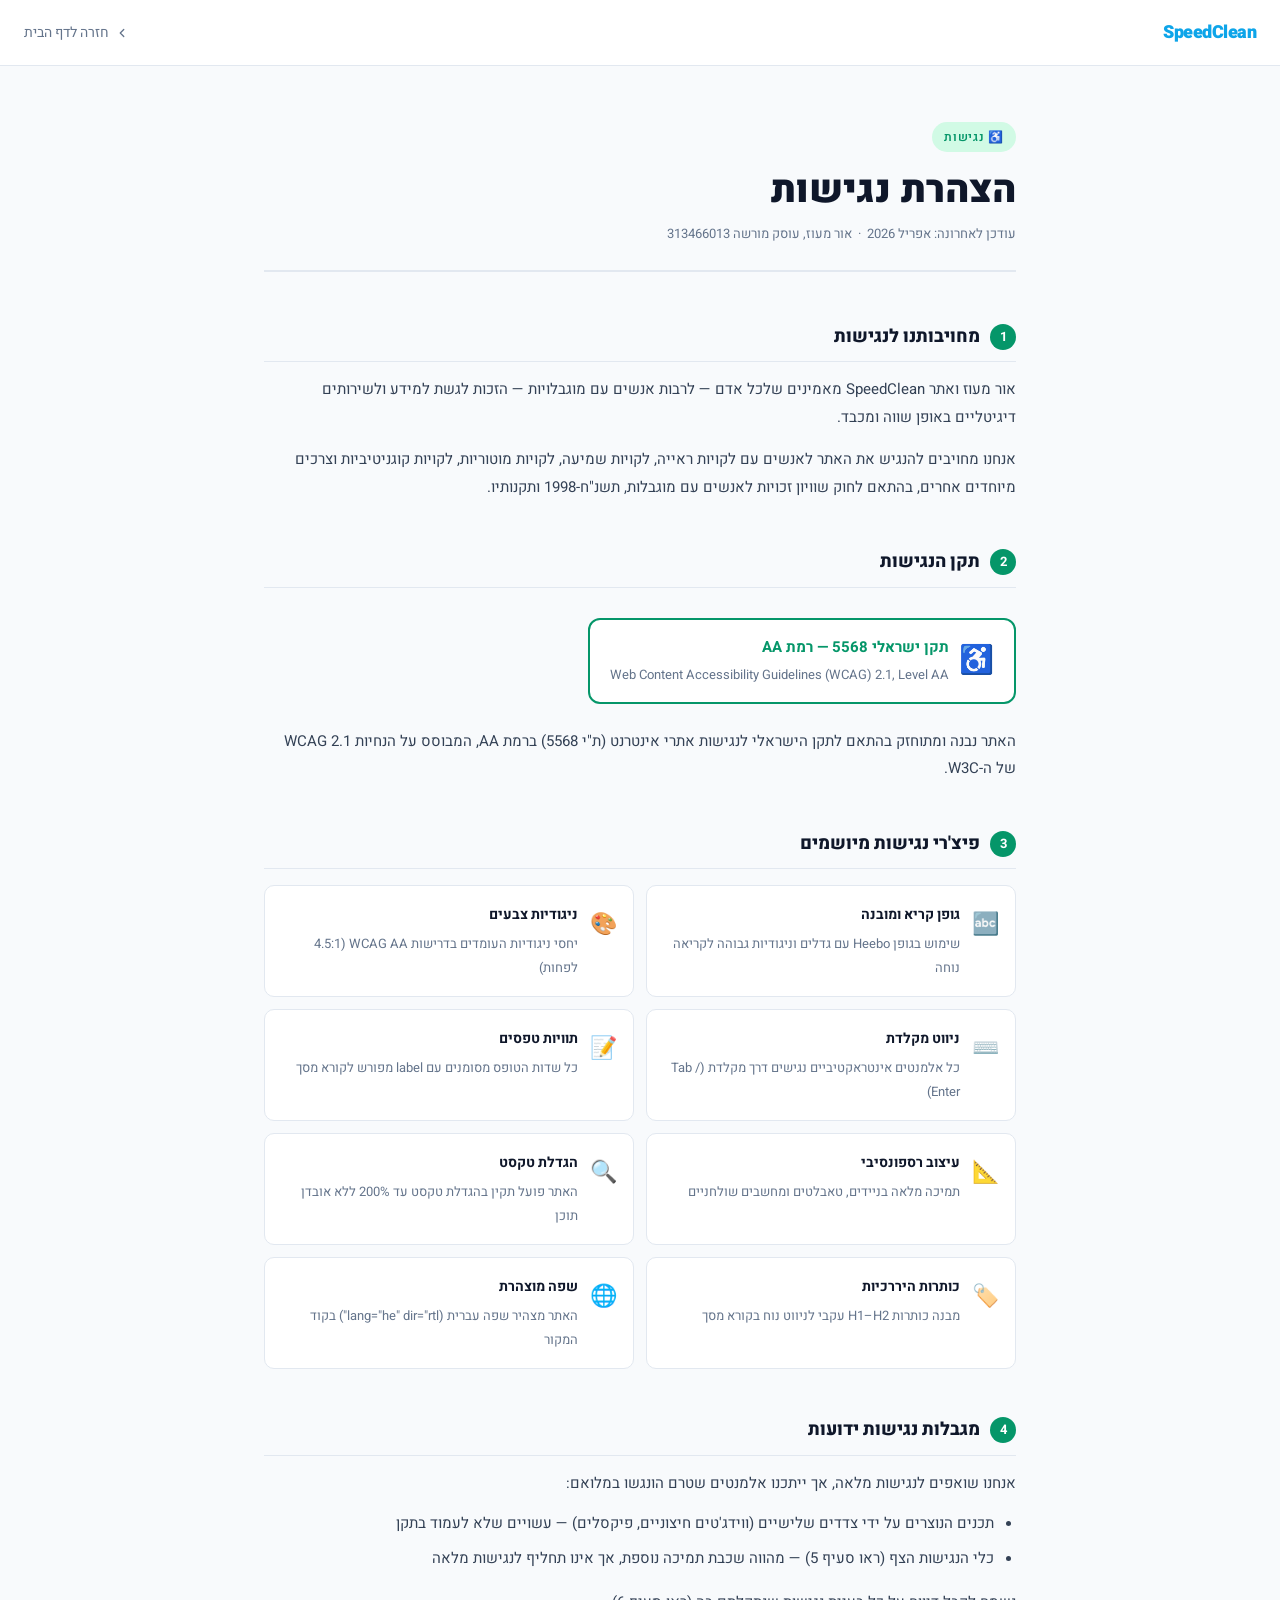
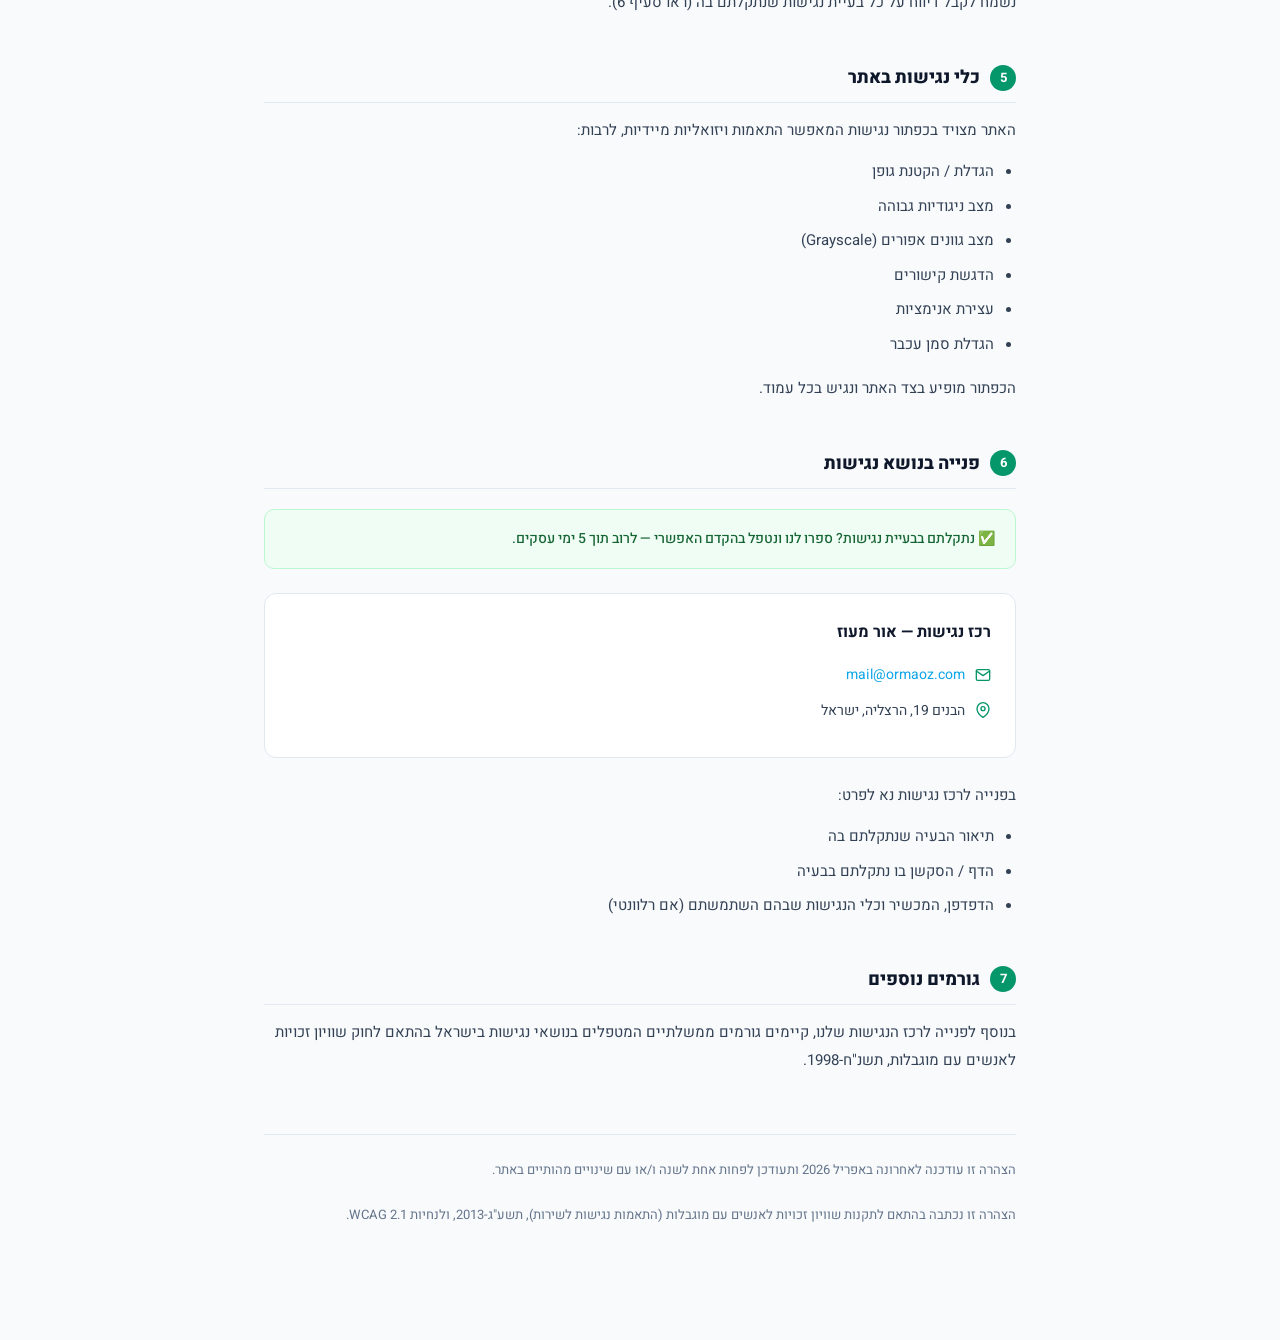
<file: funnel/funnel-01/accessibility.html>
<!DOCTYPE html>
<html lang="he" dir="rtl">
<head>
  <meta charset="UTF-8" />
  <meta name="viewport" content="width=device-width, initial-scale=1.0" />
  <title>הצהרת נגישות | ספיד קלין</title>
  <meta name="robots" content="noindex" />
  <link rel="preconnect" href="https://fonts.googleapis.com" />
  <link rel="preconnect" href="https://fonts.gstatic.com" crossorigin />
  <link href="https://fonts.googleapis.com/css2?family=Heebo:wght@300;400;500;700;900&display=swap" rel="stylesheet" />
  <style>
    *, *::before, *::after { box-sizing: border-box; margin: 0; padding: 0; }
    :root { --text: #0F172A; --muted: #64748B; --accent: #0EA5E9; --border: #E2E8F0; --bg: #F8FAFC; --surface: #fff; }
    body { font-family: 'Heebo', sans-serif; font-size: 16px; line-height: 1.85; color: var(--text); background: var(--bg); }
    a { color: var(--accent); text-decoration: none; }
    a:hover { text-decoration: underline; }
    .topbar { background: var(--surface); border-bottom: 1px solid var(--border); padding: 16px 24px; display: flex; align-items: center; justify-content: space-between; position: sticky; top: 0; z-index: 10; }
    .logo { font-size: 18px; font-weight: 900; letter-spacing: -.5px; }
    .logo .s { color: var(--accent); }
    .back { font-size: 14px; color: var(--muted); display: flex; align-items: center; gap: 6px; }
    .back:hover { color: var(--accent); }
    .wrap { max-width: 800px; margin: 0 auto; padding: 56px 24px 100px; }
    .doc-tag { display: inline-block; font-size: 12px; font-weight: 600; letter-spacing: .06em; color: #059669; background: #d1fae5; padding: 4px 12px; border-radius: 100px; margin-bottom: 16px; }
    h1 { font-size: clamp(26px, 4vw, 38px); font-weight: 900; margin-bottom: 8px; line-height: 1.2; }
    .meta { font-size: 13px; color: var(--muted); margin-bottom: 48px; padding-bottom: 24px; border-bottom: 2px solid var(--border); }
    h2 { font-size: 18px; font-weight: 800; margin: 44px 0 14px; color: var(--text); padding-bottom: 8px; border-bottom: 1px solid var(--border); display: flex; align-items: center; gap: 10px; }
    .sec-num { display: inline-flex; align-items: center; justify-content: center; min-width: 26px; height: 26px; background: #059669; color: #fff; border-radius: 50%; font-size: 13px; font-weight: 700; flex-shrink: 0; }
    p { font-size: 15px; color: #334155; margin-bottom: 14px; }
    ul { margin: 10px 0 18px 0; padding-right: 22px; }
    li { font-size: 15px; color: #334155; margin-bottom: 9px; line-height: 1.7; }
    .standard-badge { display: inline-flex; align-items: center; gap: 10px; background: var(--surface); border: 2px solid #059669; border-radius: 12px; padding: 14px 20px; margin: 16px 0 24px; }
    .standard-badge .badge-icon { font-size: 28px; }
    .standard-badge-text h4 { font-size: 15px; font-weight: 700; color: #059669; margin-bottom: 2px; }
    .standard-badge-text p { font-size: 13px; color: var(--muted); margin: 0; }
    .features-grid { display: grid; grid-template-columns: 1fr 1fr; gap: 12px; margin: 16px 0 24px; }
    .feature-card { background: var(--surface); border: 1px solid var(--border); border-radius: 10px; padding: 16px; display: flex; gap: 12px; align-items: flex-start; }
    .feature-icon { font-size: 22px; flex-shrink: 0; margin-top: 2px; }
    .feature-card h4 { font-size: 14px; font-weight: 700; margin-bottom: 4px; }
    .feature-card p { font-size: 13px; color: var(--muted); margin: 0; }
    .callout-green { background: #f0fdf4; border: 1px solid #bbf7d0; border-radius: 10px; padding: 16px 20px; margin: 20px 0; }
    .callout-green p { color: #166534; font-size: 14px; font-weight: 500; margin: 0 0 6px; }
    .callout-green p:last-child { margin: 0; }
    .contact-box { background: var(--surface); border: 1px solid var(--border); border-radius: 12px; padding: 24px; margin: 24px 0; }
    .contact-box h4 { font-size: 16px; font-weight: 700; margin-bottom: 14px; }
    .contact-row { display: flex; align-items: center; gap: 10px; font-size: 14px; color: #334155; margin-bottom: 10px; }
    .footer-note { margin-top: 60px; padding-top: 24px; border-top: 1px solid var(--border); font-size: 13px; color: var(--muted); line-height: 1.7; }
    @media (max-width: 600px) { .features-grid { grid-template-columns: 1fr; } }
  </style>
</head>
<body>

  <div class="topbar">
    <a href="/" class="logo"><span class="s">Speed</span>Clean</a>
    <a href="/" class="back">
      <svg width="14" height="14" viewBox="0 0 24 24" fill="none" stroke="currentColor" stroke-width="2.2" stroke-linecap="round" stroke-linejoin="round"><polyline points="15 18 9 12 15 6"/></svg>
      חזרה לדף הבית
    </a>
  </div>

  <div class="wrap">
    <span class="doc-tag">♿ נגישות</span>
    <h1>הצהרת נגישות</h1>
    <p class="meta">
      עודכן לאחרונה: אפריל 2026 &nbsp;·&nbsp;
      אור מעוז, עוסק מורשה 313466013
    </p>

    <!-- 1 -->
    <h2><span class="sec-num">1</span> מחויבותנו לנגישות</h2>
    <p>אור מעוז ואתר SpeedClean מאמינים שלכל אדם — לרבות אנשים עם מוגבלויות — הזכות לגשת למידע ולשירותים דיגיטליים באופן שווה ומכבד.</p>
    <p>אנחנו מחויבים להנגיש את האתר לאנשים עם לקויות ראייה, לקויות שמיעה, לקויות מוטוריות, לקויות קוגניטיביות וצרכים מיוחדים אחרים, בהתאם לחוק שוויון זכויות לאנשים עם מוגבלות, תשנ"ח-1998 ותקנותיו.</p>

    <!-- 2 -->
    <h2><span class="sec-num">2</span> תקן הנגישות</h2>
    <div class="standard-badge">
      <div class="badge-icon">♿</div>
      <div class="standard-badge-text">
        <h4>תקן ישראלי 5568 — רמת AA</h4>
        <p>Web Content Accessibility Guidelines (WCAG) 2.1, Level AA</p>
      </div>
    </div>
    <p>האתר נבנה ומתוחזק בהתאם לתקן הישראלי לנגישות אתרי אינטרנט (ת"י 5568) ברמת AA, המבוסס על הנחיות WCAG 2.1 של ה-W3C.</p>

    <!-- 3 -->
    <h2><span class="sec-num">3</span> פיצ'רי נגישות מיושמים</h2>
    <div class="features-grid">
      <div class="feature-card">
        <div class="feature-icon">🔤</div>
        <div>
          <h4>גופן קריא ומובנה</h4>
          <p>שימוש בגופן Heebo עם גדלים וניגודיות גבוהה לקריאה נוחה</p>
        </div>
      </div>
      <div class="feature-card">
        <div class="feature-icon">🎨</div>
        <div>
          <h4>ניגודיות צבעים</h4>
          <p>יחסי ניגודיות העומדים בדרישות WCAG AA (4.5:1 לפחות)</p>
        </div>
      </div>
      <div class="feature-card">
        <div class="feature-icon">⌨️</div>
        <div>
          <h4>ניווט מקלדת</h4>
          <p>כל אלמנטים אינטראקטיביים נגישים דרך מקלדת (Tab / Enter)</p>
        </div>
      </div>
      <div class="feature-card">
        <div class="feature-icon">📝</div>
        <div>
          <h4>תוויות טפסים</h4>
          <p>כל שדות הטופס מסומנים עם label מפורש לקורא מסך</p>
        </div>
      </div>
      <div class="feature-card">
        <div class="feature-icon">📐</div>
        <div>
          <h4>עיצוב רספונסיבי</h4>
          <p>תמיכה מלאה בניידים, טאבלטים ומחשבים שולחניים</p>
        </div>
      </div>
      <div class="feature-card">
        <div class="feature-icon">🔍</div>
        <div>
          <h4>הגדלת טקסט</h4>
          <p>האתר פועל תקין בהגדלת טקסט עד 200% ללא אובדן תוכן</p>
        </div>
      </div>
      <div class="feature-card">
        <div class="feature-icon">🏷️</div>
        <div>
          <h4>כותרות היררכיות</h4>
          <p>מבנה כותרות H1–H2 עקבי לניווט נוח בקורא מסך</p>
        </div>
      </div>
      <div class="feature-card">
        <div class="feature-icon">🌐</div>
        <div>
          <h4>שפה מוצהרת</h4>
          <p>האתר מצהיר שפה עברית (lang="he" dir="rtl") בקוד המקור</p>
        </div>
      </div>
    </div>

    <!-- 4 -->
    <h2><span class="sec-num">4</span> מגבלות נגישות ידועות</h2>
    <p>אנחנו שואפים לנגישות מלאה, אך ייתכנו אלמנטים שטרם הונגשו במלואם:</p>
    <ul>
      <li>תכנים הנוצרים על ידי צדדים שלישיים (ווידג'טים חיצוניים, פיקסלים) — עשויים שלא לעמוד בתקן</li>
      <li>כלי הנגישות הצף (ראו סעיף 5) — מהווה שכבת תמיכה נוספת, אך אינו תחליף לנגישות מלאה</li>
    </ul>
    <p>נשמח לקבל דיווח על כל בעיית נגישות שנתקלתם בה (ראו סעיף 6).</p>

    <!-- 5 -->
    <h2><span class="sec-num">5</span> כלי נגישות באתר</h2>
    <p>האתר מצויד בכפתור נגישות המאפשר התאמות ויזואליות מיידיות, לרבות:</p>
    <ul>
      <li>הגדלת / הקטנת גופן</li>
      <li>מצב ניגודיות גבוהה</li>
      <li>מצב גוונים אפורים (Grayscale)</li>
      <li>הדגשת קישורים</li>
      <li>עצירת אנימציות</li>
      <li>הגדלת סמן עכבר</li>
    </ul>
    <p>הכפתור מופיע בצד האתר ונגיש בכל עמוד.</p>

    <!-- 6 -->
    <h2><span class="sec-num">6</span> פנייה בנושא נגישות</h2>
    <div class="callout-green">
      <p>✅ נתקלתם בבעיית נגישות? ספרו לנו ונטפל בהקדם האפשרי — לרוב תוך 5 ימי עסקים.</p>
    </div>
    <div class="contact-box">
      <h4>רכז נגישות — אור מעוז</h4>
      <div class="contact-row">
        <svg width="16" height="16" viewBox="0 0 24 24" fill="none" stroke="#059669" stroke-width="2" stroke-linecap="round" stroke-linejoin="round"><path d="M4 4h16c1.1 0 2 .9 2 2v12c0 1.1-.9 2-2 2H4c-1.1 0-2-.9-2-2V6c0-1.1.9-2 2-2z"/><polyline points="22,6 12,13 2,6"/></svg>
        <a href="mailto:mail@ormaoz.com">mail@ormaoz.com</a>
      </div>
      <div class="contact-row">
        <svg width="16" height="16" viewBox="0 0 24 24" fill="none" stroke="#059669" stroke-width="2" stroke-linecap="round" stroke-linejoin="round"><path d="M21 10c0 7-9 13-9 13s-9-6-9-13a9 9 0 0118 0z"/><circle cx="12" cy="10" r="3"/></svg>
        הבנים 19, הרצליה, ישראל
      </div>
    </div>
    <p>בפנייה לרכז נגישות נא לפרט:</p>
    <ul>
      <li>תיאור הבעיה שנתקלתם בה</li>
      <li>הדף / הסקשן בו נתקלתם בבעיה</li>
      <li>הדפדפן, המכשיר וכלי הנגישות שבהם השתמשתם (אם רלוונטי)</li>
    </ul>

    <!-- 7 -->
    <h2><span class="sec-num">7</span> גורמים נוספים</h2>
    <p>בנוסף לפנייה לרכז הנגישות שלנו, קיימים גורמים ממשלתיים המטפלים בנושאי נגישות בישראל בהתאם לחוק שוויון זכויות לאנשים עם מוגבלות, תשנ"ח-1998.</p>

    <p class="footer-note">
      הצהרה זו עודכנה לאחרונה באפריל 2026 ותעודכן לפחות אחת לשנה ו/או עם שינויים מהותיים באתר.<br/><br/>
      הצהרה זו נכתבה בהתאם לתקנות שוויון זכויות לאנשים עם מוגבלות (התאמות נגישות לשירות), תשע"ג-2013, ולנחיות WCAG 2.1.
    </p>
  </div>
</body>
</html>
</file>
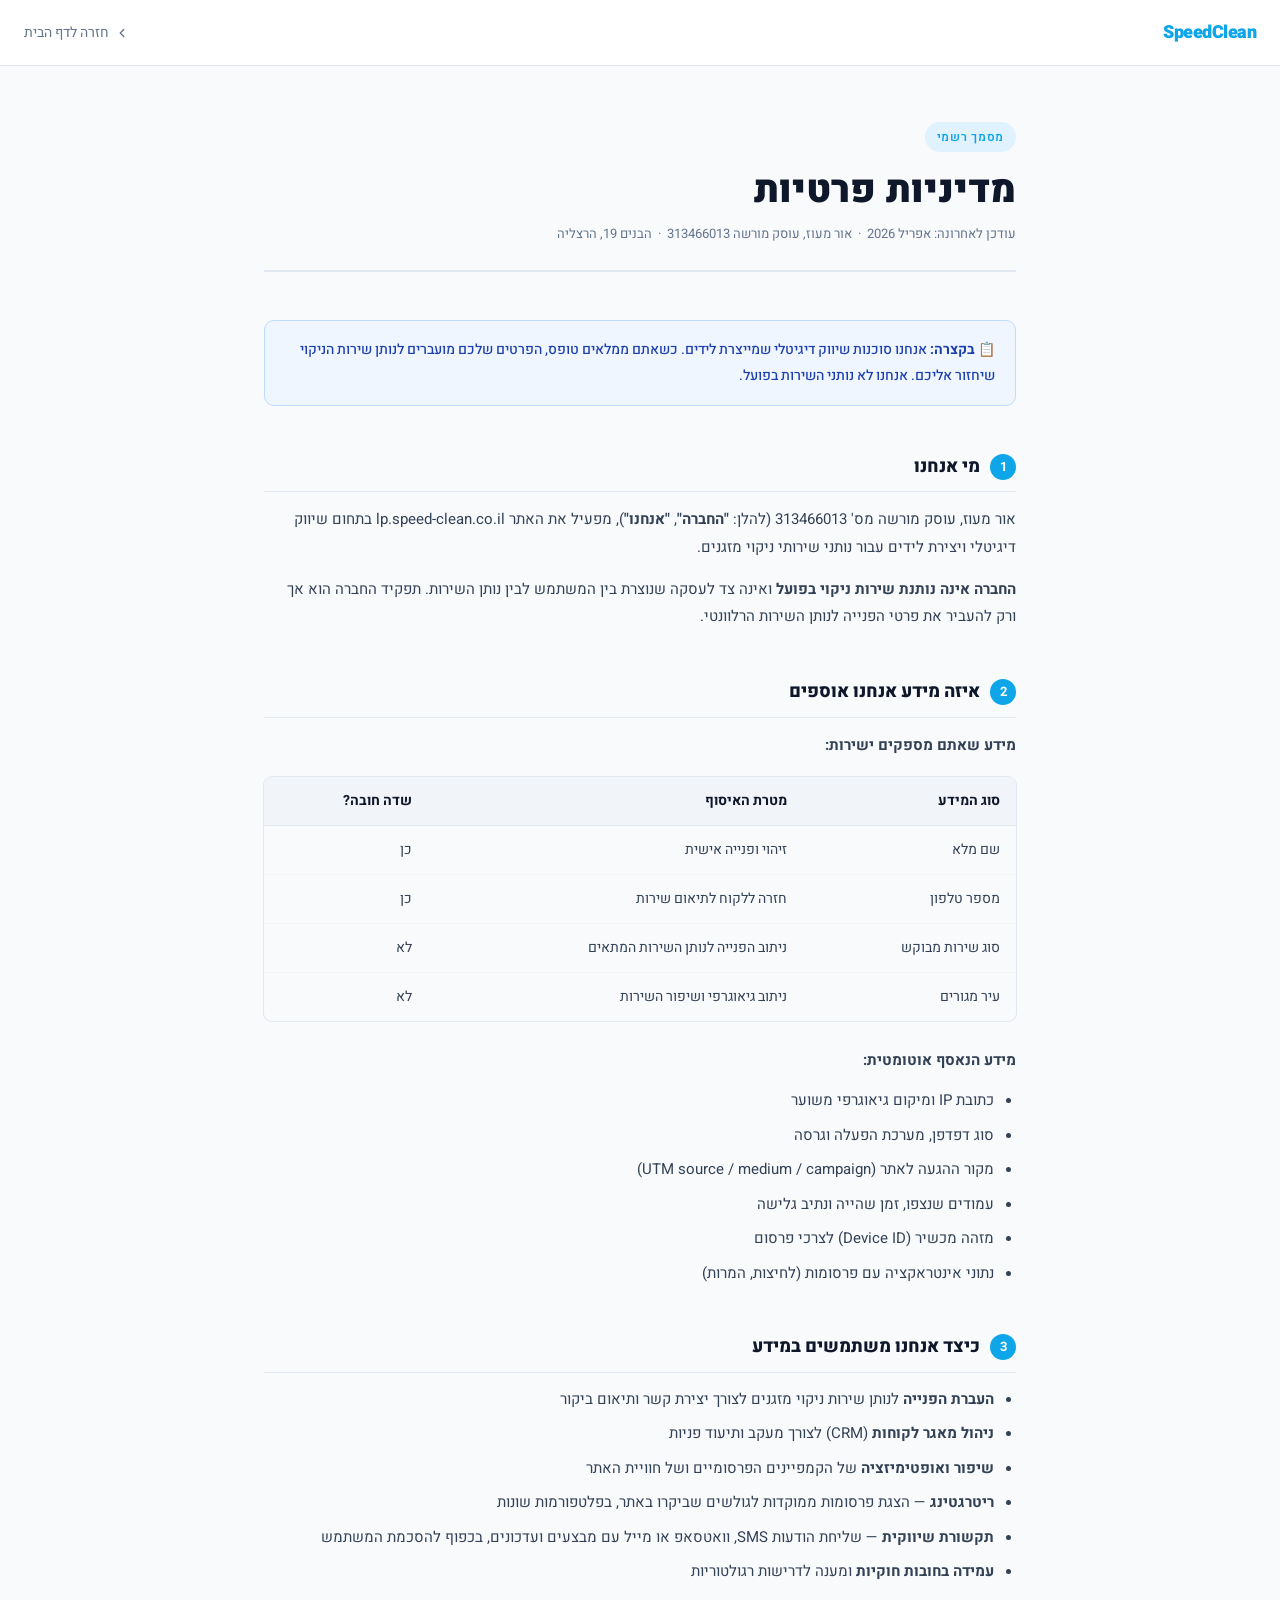
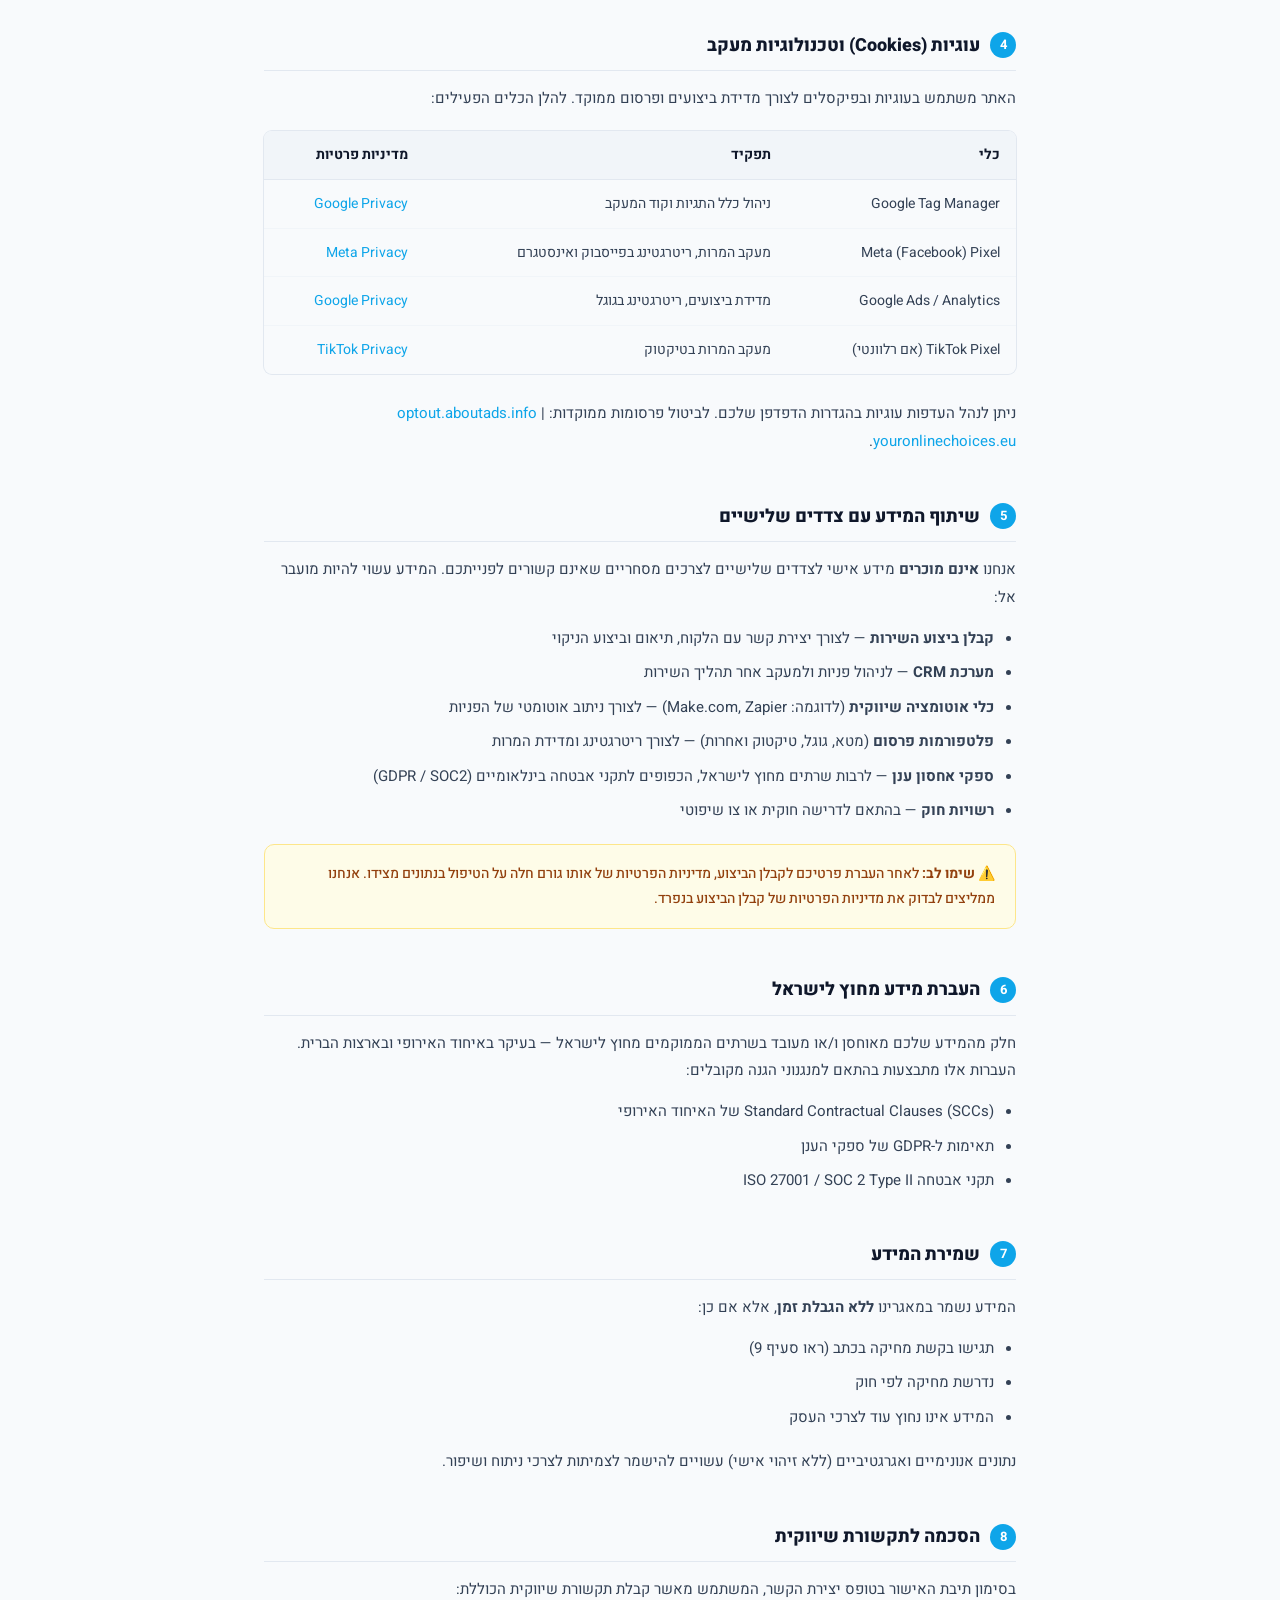
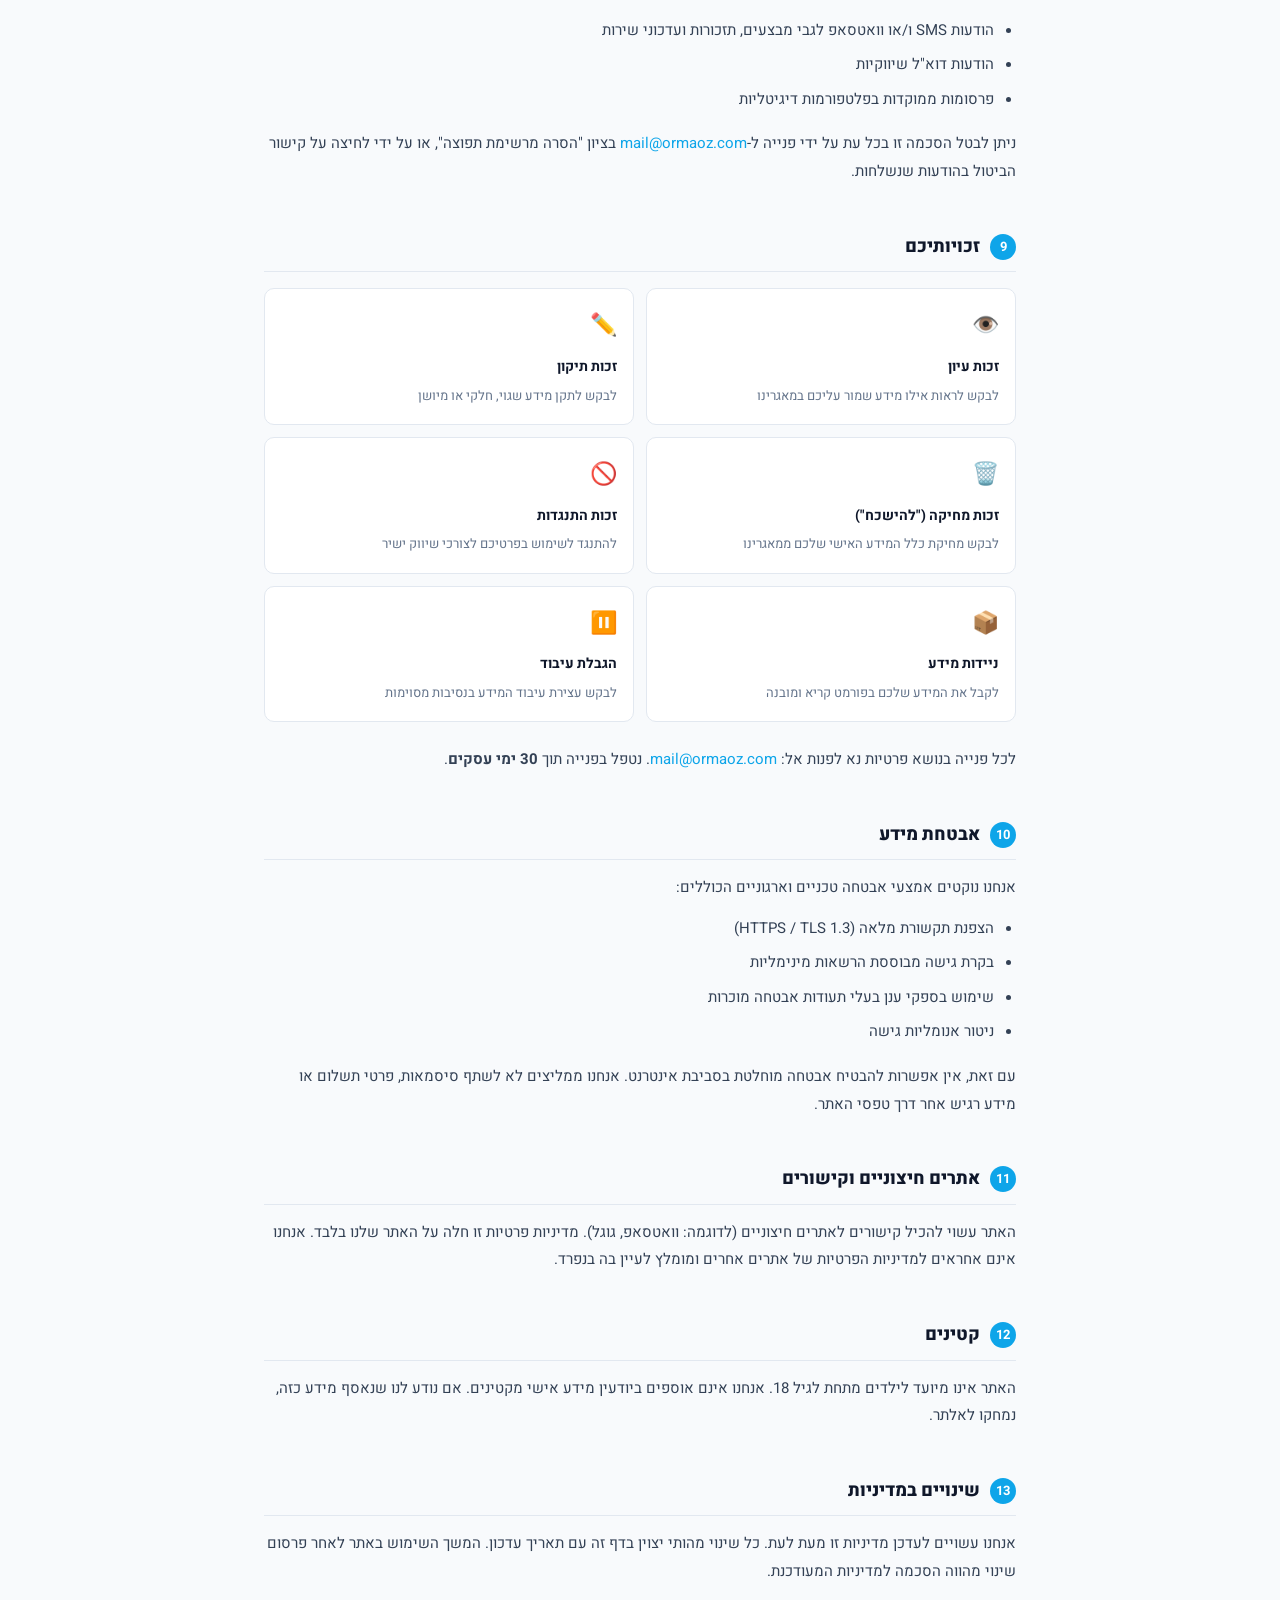
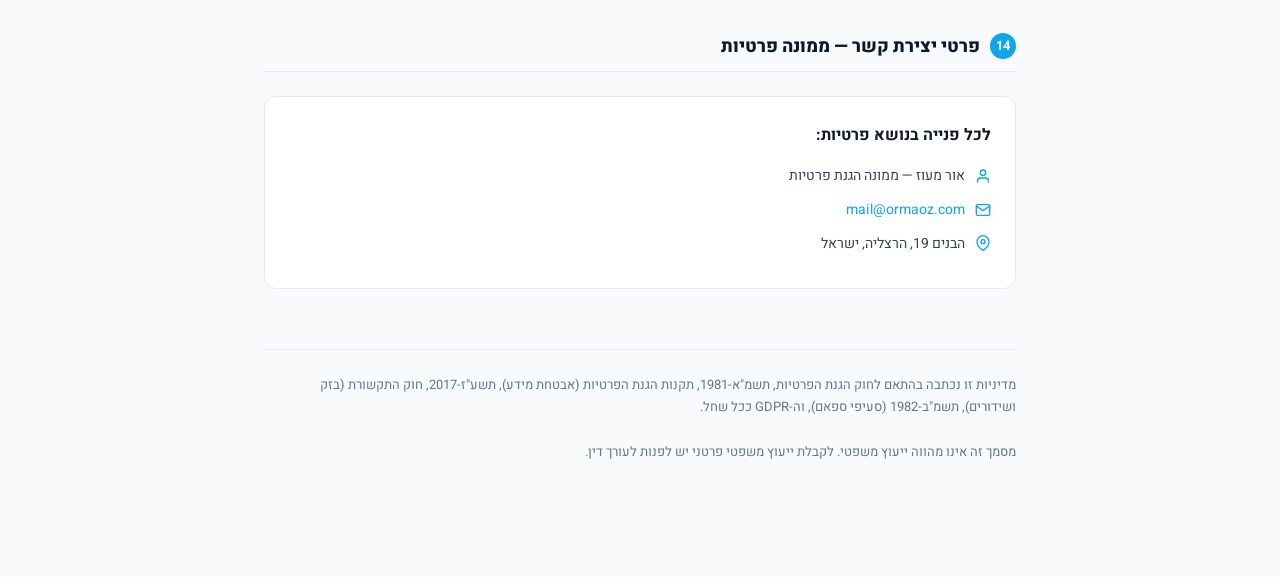
<file: funnel/funnel-01/privacy.html>
<!DOCTYPE html>
<html lang="he" dir="rtl">
<head>
  <meta charset="UTF-8" />
  <meta name="viewport" content="width=device-width, initial-scale=1.0" />
  <title>מדיניות פרטיות | ספיד קלין</title>
  <meta name="robots" content="noindex" />
  <link rel="preconnect" href="https://fonts.googleapis.com" />
  <link rel="preconnect" href="https://fonts.gstatic.com" crossorigin />
  <link href="https://fonts.googleapis.com/css2?family=Heebo:wght@300;400;500;700;900&display=swap" rel="stylesheet" />
  <style>
    *, *::before, *::after { box-sizing: border-box; margin: 0; padding: 0; }
    :root { --text: #0F172A; --muted: #64748B; --accent: #0EA5E9; --border: #E2E8F0; --bg: #F8FAFC; --surface: #fff; }
    body { font-family: 'Heebo', sans-serif; font-size: 16px; line-height: 1.85; color: var(--text); background: var(--bg); }
    a { color: var(--accent); text-decoration: none; }
    a:hover { text-decoration: underline; }
    .topbar { background: var(--surface); border-bottom: 1px solid var(--border); padding: 16px 24px; display: flex; align-items: center; justify-content: space-between; position: sticky; top: 0; z-index: 10; }
    .logo { font-size: 18px; font-weight: 900; letter-spacing: -.5px; }
    .logo .s { color: var(--accent); }
    .back { font-size: 14px; color: var(--muted); display: flex; align-items: center; gap: 6px; }
    .back:hover { color: var(--accent); }
    .wrap { max-width: 800px; margin: 0 auto; padding: 56px 24px 100px; }
    .doc-tag { display: inline-block; font-size: 12px; font-weight: 600; letter-spacing: .06em; color: var(--accent); background: #e0f2fe; padding: 4px 12px; border-radius: 100px; margin-bottom: 16px; }
    h1 { font-size: clamp(26px, 4vw, 38px); font-weight: 900; margin-bottom: 8px; line-height: 1.2; }
    .meta { font-size: 13px; color: var(--muted); margin-bottom: 48px; padding-bottom: 24px; border-bottom: 2px solid var(--border); }
    h2 { font-size: 18px; font-weight: 800; margin: 44px 0 14px; color: var(--text); padding-bottom: 8px; border-bottom: 1px solid var(--border); display: flex; align-items: center; gap: 10px; }
    .sec-num { display: inline-flex; align-items: center; justify-content: center; min-width: 26px; height: 26px; background: var(--accent); color: #fff; border-radius: 50%; font-size: 13px; font-weight: 700; flex-shrink: 0; }
    p { font-size: 15px; color: #334155; margin-bottom: 14px; }
    ul, ol { margin: 10px 0 18px 0; padding-right: 22px; }
    li { font-size: 15px; color: #334155; margin-bottom: 9px; line-height: 1.7; }
    table { width: 100%; border-collapse: collapse; margin: 18px 0 26px; font-size: 14px; border-radius: 8px; overflow: hidden; box-shadow: 0 0 0 1px var(--border); }
    th { background: #f1f5f9; text-align: right; padding: 11px 16px; font-weight: 700; color: #0f172a; border-bottom: 1px solid var(--border); }
    td { padding: 11px 16px; border-bottom: 1px solid #f1f5f9; color: #334155; vertical-align: top; }
    tr:last-child td { border-bottom: none; }
    .callout { border-radius: 10px; padding: 16px 20px; margin: 20px 0; }
    .callout-blue { background: #eff6ff; border: 1px solid #bfdbfe; }
    .callout-yellow { background: #fefce8; border: 1px solid #fde68a; }
    .callout-green { background: #f0fdf4; border: 1px solid #bbf7d0; }
    .callout-red { background: #fff1f2; border: 1px solid #fecdd3; }
    .callout p { margin: 0 0 6px; font-size: 14px; font-weight: 500; }
    .callout p:last-child { margin: 0; }
    .callout-blue p { color: #1e40af; }
    .callout-yellow p { color: #92400e; }
    .callout-green p { color: #166534; }
    .callout-red p { color: #9f1239; }
    .rights-grid { display: grid; grid-template-columns: 1fr 1fr; gap: 12px; margin: 16px 0 24px; }
    .right-card { background: var(--surface); border: 1px solid var(--border); border-radius: 10px; padding: 16px; }
    .right-card .right-icon { font-size: 22px; margin-bottom: 8px; }
    .right-card h4 { font-size: 14px; font-weight: 700; margin-bottom: 4px; }
    .right-card p { font-size: 13px; color: var(--muted); margin: 0; }
    .contact-box { background: var(--surface); border: 1px solid var(--border); border-radius: 12px; padding: 24px; margin: 24px 0; }
    .contact-box h4 { font-size: 16px; font-weight: 700; margin-bottom: 12px; }
    .contact-row { display: flex; align-items: center; gap: 10px; font-size: 14px; color: #334155; margin-bottom: 8px; }
    .footer-note { margin-top: 60px; padding-top: 24px; border-top: 1px solid var(--border); font-size: 13px; color: var(--muted); line-height: 1.7; }
    @media (max-width: 600px) { .rights-grid { grid-template-columns: 1fr; } }
  </style>
</head>
<body>

  <div class="topbar">
    <a href="/" class="logo"><span class="s">Speed</span>Clean</a>
    <a href="/" class="back">
      <svg width="14" height="14" viewBox="0 0 24 24" fill="none" stroke="currentColor" stroke-width="2.2" stroke-linecap="round" stroke-linejoin="round"><polyline points="15 18 9 12 15 6"/></svg>
      חזרה לדף הבית
    </a>
  </div>

  <div class="wrap">
    <span class="doc-tag">מסמך רשמי</span>
    <h1>מדיניות פרטיות</h1>
    <p class="meta">
      עודכן לאחרונה: אפריל 2026 &nbsp;·&nbsp;
      אור מעוז, עוסק מורשה 313466013 &nbsp;·&nbsp;
      הבנים 19, הרצליה
    </p>

    <div class="callout callout-blue">
      <p>📋 <strong>בקצרה:</strong> אנחנו סוכנות שיווק דיגיטלי שמייצרת לידים. כשאתם ממלאים טופס, הפרטים שלכם מועברים לנותן שירות הניקוי שיחזור אליכם. אנחנו לא נותני השירות בפועל.</p>
    </div>

    <!-- 1 -->
    <h2><span class="sec-num">1</span> מי אנחנו</h2>
    <p>אור מעוז, עוסק מורשה מס' 313466013 (להלן: <strong>"החברה"</strong>, <strong>"אנחנו"</strong>), מפעיל את האתר lp.speed-clean.co.il בתחום שיווק דיגיטלי ויצירת לידים עבור נותני שירותי ניקוי מזגנים.</p>
    <p><strong>החברה אינה נותנת שירות ניקוי בפועל</strong> ואינה צד לעסקה שנוצרת בין המשתמש לבין נותן השירות. תפקיד החברה הוא אך ורק להעביר את פרטי הפנייה לנותן השירות הרלוונטי.</p>

    <!-- 2 -->
    <h2><span class="sec-num">2</span> איזה מידע אנחנו אוספים</h2>
    <p><strong>מידע שאתם מספקים ישירות:</strong></p>
    <table>
      <tr><th>סוג המידע</th><th>מטרת האיסוף</th><th>שדה חובה?</th></tr>
      <tr><td>שם מלא</td><td>זיהוי ופנייה אישית</td><td>כן</td></tr>
      <tr><td>מספר טלפון</td><td>חזרה ללקוח לתיאום שירות</td><td>כן</td></tr>
      <tr><td>סוג שירות מבוקש</td><td>ניתוב הפנייה לנותן השירות המתאים</td><td>לא</td></tr>
      <tr><td>עיר מגורים</td><td>ניתוב גיאוגרפי ושיפור השירות</td><td>לא</td></tr>
    </table>

    <p><strong>מידע הנאסף אוטומטית:</strong></p>
    <ul>
      <li>כתובת IP ומיקום גיאוגרפי משוער</li>
      <li>סוג דפדפן, מערכת הפעלה וגרסה</li>
      <li>מקור ההגעה לאתר (UTM source / medium / campaign)</li>
      <li>עמודים שנצפו, זמן שהייה ונתיב גלישה</li>
      <li>מזהה מכשיר (Device ID) לצרכי פרסום</li>
      <li>נתוני אינטראקציה עם פרסומות (לחיצות, המרות)</li>
    </ul>

    <!-- 3 -->
    <h2><span class="sec-num">3</span> כיצד אנחנו משתמשים במידע</h2>
    <ul>
      <li><strong>העברת הפנייה</strong> לנותן שירות ניקוי מזגנים לצורך יצירת קשר ותיאום ביקור</li>
      <li><strong>ניהול מאגר לקוחות</strong> (CRM) לצורך מעקב ותיעוד פניות</li>
      <li><strong>שיפור ואופטימיזציה</strong> של הקמפיינים הפרסומיים ושל חוויית האתר</li>
      <li><strong>ריטרגטינג</strong> — הצגת פרסומות ממוקדות לגולשים שביקרו באתר, בפלטפורמות שונות</li>
      <li><strong>תקשורת שיווקית</strong> — שליחת הודעות SMS, וואטסאפ או מייל עם מבצעים ועדכונים, בכפוף להסכמת המשתמש</li>
      <li><strong>עמידה בחובות חוקיות</strong> ומענה לדרישות רגולטוריות</li>
    </ul>

    <!-- 4 -->
    <h2><span class="sec-num">4</span> עוגיות (Cookies) וטכנולוגיות מעקב</h2>
    <p>האתר משתמש בעוגיות ובפיקסלים לצורך מדידת ביצועים ופרסום ממוקד. להלן הכלים הפעילים:</p>
    <table>
      <tr><th>כלי</th><th>תפקיד</th><th>מדיניות פרטיות</th></tr>
      <tr><td>Google Tag Manager</td><td>ניהול כלל התגיות וקוד המעקב</td><td><a href="https://policies.google.com/privacy" target="_blank" rel="noopener">Google Privacy</a></td></tr>
      <tr><td>Meta (Facebook) Pixel</td><td>מעקב המרות, ריטרגטינג בפייסבוק ואינסטגרם</td><td><a href="https://www.facebook.com/privacy/policy" target="_blank" rel="noopener">Meta Privacy</a></td></tr>
      <tr><td>Google Ads / Analytics</td><td>מדידת ביצועים, ריטרגטינג בגוגל</td><td><a href="https://policies.google.com/privacy" target="_blank" rel="noopener">Google Privacy</a></td></tr>
      <tr><td>TikTok Pixel (אם רלוונטי)</td><td>מעקב המרות בטיקטוק</td><td><a href="https://www.tiktok.com/legal/page/row/privacy-policy" target="_blank" rel="noopener">TikTok Privacy</a></td></tr>
    </table>
    <p>ניתן לנהל העדפות עוגיות בהגדרות הדפדפן שלכם. לביטול פרסומות ממוקדות: <a href="https://optout.aboutads.info" target="_blank" rel="noopener">optout.aboutads.info</a> | <a href="https://www.youronlinechoices.eu" target="_blank" rel="noopener">youronlinechoices.eu</a>.</p>

    <!-- 5 -->
    <h2><span class="sec-num">5</span> שיתוף המידע עם צדדים שלישיים</h2>
    <p>אנחנו <strong>אינם מוכרים</strong> מידע אישי לצדדים שלישיים לצרכים מסחריים שאינם קשורים לפנייתכם. המידע עשוי להיות מועבר אל:</p>
    <ul>
      <li><strong>קבלן ביצוע השירות</strong> — לצורך יצירת קשר עם הלקוח, תיאום וביצוע הניקוי</li>
      <li><strong>מערכת CRM</strong> — לניהול פניות ולמעקב אחר תהליך השירות</li>
      <li><strong>כלי אוטומציה שיווקית</strong> (לדוגמה: Make.com, Zapier) — לצורך ניתוב אוטומטי של הפניות</li>
      <li><strong>פלטפורמות פרסום</strong> (מטא, גוגל, טיקטוק ואחרות) — לצורך ריטרגטינג ומדידת המרות</li>
      <li><strong>ספקי אחסון ענן</strong> — לרבות שרתים מחוץ לישראל, הכפופים לתקני אבטחה בינלאומיים (GDPR / SOC2)</li>
      <li><strong>רשויות חוק</strong> — בהתאם לדרישה חוקית או צו שיפוטי</li>
    </ul>
    <div class="callout callout-yellow">
      <p>⚠️ <strong>שימו לב:</strong> לאחר העברת פרטיכם לקבלן הביצוע, מדיניות הפרטיות של אותו גורם חלה על הטיפול בנתונים מצידו. אנחנו ממליצים לבדוק את מדיניות הפרטיות של קבלן הביצוע בנפרד.</p>
    </div>

    <!-- 6 -->
    <h2><span class="sec-num">6</span> העברת מידע מחוץ לישראל</h2>
    <p>חלק מהמידע שלכם מאוחסן ו/או מעובד בשרתים הממוקמים מחוץ לישראל — בעיקר באיחוד האירופי ובארצות הברית. העברות אלו מתבצעות בהתאם למנגנוני הגנה מקובלים:</p>
    <ul>
      <li>Standard Contractual Clauses (SCCs) של האיחוד האירופי</li>
      <li>תאימות ל-GDPR של ספקי הענן</li>
      <li>תקני אבטחה ISO 27001 / SOC 2 Type II</li>
    </ul>

    <!-- 7 -->
    <h2><span class="sec-num">7</span> שמירת המידע</h2>
    <p>המידע נשמר במאגרינו <strong>ללא הגבלת זמן</strong>, אלא אם כן:</p>
    <ul>
      <li>תגישו בקשת מחיקה בכתב (ראו סעיף 9)</li>
      <li>נדרשת מחיקה לפי חוק</li>
      <li>המידע אינו נחוץ עוד לצרכי העסק</li>
    </ul>
    <p>נתונים אנונימיים ואגרגטיביים (ללא זיהוי אישי) עשויים להישמר לצמיתות לצרכי ניתוח ושיפור.</p>

    <!-- 8 -->
    <h2><span class="sec-num">8</span> הסכמה לתקשורת שיווקית</h2>
    <p>בסימון תיבת האישור בטופס יצירת הקשר, המשתמש מאשר קבלת תקשורת שיווקית הכוללת:</p>
    <ul>
      <li>הודעות SMS ו/או וואטסאפ לגבי מבצעים, תזכורות ועדכוני שירות</li>
      <li>הודעות דוא"ל שיווקיות</li>
      <li>פרסומות ממוקדות בפלטפורמות דיגיטליות</li>
    </ul>
    <p>ניתן לבטל הסכמה זו בכל עת על ידי פנייה ל-<a href="mailto:mail@ormaoz.com">mail@ormaoz.com</a> בציון "הסרה מרשימת תפוצה", או על ידי לחיצה על קישור הביטול בהודעות שנשלחות.</p>

    <!-- 9 -->
    <h2><span class="sec-num">9</span> זכויותיכם</h2>
    <div class="rights-grid">
      <div class="right-card">
        <div class="right-icon">👁️</div>
        <h4>זכות עיון</h4>
        <p>לבקש לראות אילו מידע שמור עליכם במאגרינו</p>
      </div>
      <div class="right-card">
        <div class="right-icon">✏️</div>
        <h4>זכות תיקון</h4>
        <p>לבקש לתקן מידע שגוי, חלקי או מיושן</p>
      </div>
      <div class="right-card">
        <div class="right-icon">🗑️</div>
        <h4>זכות מחיקה ("להישכח")</h4>
        <p>לבקש מחיקת כלל המידע האישי שלכם ממאגרינו</p>
      </div>
      <div class="right-card">
        <div class="right-icon">🚫</div>
        <h4>זכות התנגדות</h4>
        <p>להתנגד לשימוש בפרטיכם לצורכי שיווק ישיר</p>
      </div>
      <div class="right-card">
        <div class="right-icon">📦</div>
        <h4>ניידות מידע</h4>
        <p>לקבל את המידע שלכם בפורמט קריא ומובנה</p>
      </div>
      <div class="right-card">
        <div class="right-icon">⏸️</div>
        <h4>הגבלת עיבוד</h4>
        <p>לבקש עצירת עיבוד המידע בנסיבות מסוימות</p>
      </div>
    </div>
    <p>לכל פנייה בנושא פרטיות נא לפנות אל: <a href="mailto:mail@ormaoz.com">mail@ormaoz.com</a>. נטפל בפנייה תוך <strong>30 ימי עסקים</strong>.</p>

    <!-- 10 -->
    <h2><span class="sec-num">10</span> אבטחת מידע</h2>
    <p>אנחנו נוקטים אמצעי אבטחה טכניים וארגוניים הכוללים:</p>
    <ul>
      <li>הצפנת תקשורת מלאה (HTTPS / TLS 1.3)</li>
      <li>בקרת גישה מבוססת הרשאות מינימליות</li>
      <li>שימוש בספקי ענן בעלי תעודות אבטחה מוכרות</li>
      <li>ניטור אנומליות גישה</li>
    </ul>
    <p>עם זאת, אין אפשרות להבטיח אבטחה מוחלטת בסביבת אינטרנט. אנחנו ממליצים לא לשתף סיסמאות, פרטי תשלום או מידע רגיש אחר דרך טפסי האתר.</p>

    <!-- 11 -->
    <h2><span class="sec-num">11</span> אתרים חיצוניים וקישורים</h2>
    <p>האתר עשוי להכיל קישורים לאתרים חיצוניים (לדוגמה: וואטסאפ, גוגל). מדיניות פרטיות זו חלה על האתר שלנו בלבד. אנחנו אינם אחראים למדיניות הפרטיות של אתרים אחרים ומומלץ לעיין בה בנפרד.</p>

    <!-- 12 -->
    <h2><span class="sec-num">12</span> קטינים</h2>
    <p>האתר אינו מיועד לילדים מתחת לגיל 18. אנחנו אינם אוספים ביודעין מידע אישי מקטינים. אם נודע לנו שנאסף מידע כזה, נמחקו לאלתר.</p>

    <!-- 13 -->
    <h2><span class="sec-num">13</span> שינויים במדיניות</h2>
    <p>אנחנו עשויים לעדכן מדיניות זו מעת לעת. כל שינוי מהותי יצוין בדף זה עם תאריך עדכון. המשך השימוש באתר לאחר פרסום שינוי מהווה הסכמה למדיניות המעודכנת.</p>

    <!-- 14 -->
    <h2><span class="sec-num">14</span> פרטי יצירת קשר — ממונה פרטיות</h2>
    <div class="contact-box">
      <h4>לכל פנייה בנושא פרטיות:</h4>
      <div class="contact-row">
        <svg width="16" height="16" viewBox="0 0 24 24" fill="none" stroke="#0EA5E9" stroke-width="2" stroke-linecap="round" stroke-linejoin="round"><path d="M20 21v-2a4 4 0 00-4-4H8a4 4 0 00-4 4v2"/><circle cx="12" cy="7" r="4"/></svg>
        אור מעוז — ממונה הגנת פרטיות
      </div>
      <div class="contact-row">
        <svg width="16" height="16" viewBox="0 0 24 24" fill="none" stroke="#0EA5E9" stroke-width="2" stroke-linecap="round" stroke-linejoin="round"><path d="M4 4h16c1.1 0 2 .9 2 2v12c0 1.1-.9 2-2 2H4c-1.1 0-2-.9-2-2V6c0-1.1.9-2 2-2z"/><polyline points="22,6 12,13 2,6"/></svg>
        <a href="mailto:mail@ormaoz.com">mail@ormaoz.com</a>
      </div>
      <div class="contact-row">
        <svg width="16" height="16" viewBox="0 0 24 24" fill="none" stroke="#0EA5E9" stroke-width="2" stroke-linecap="round" stroke-linejoin="round"><path d="M21 10c0 7-9 13-9 13s-9-6-9-13a9 9 0 0118 0z"/><circle cx="12" cy="10" r="3"/></svg>
        הבנים 19, הרצליה, ישראל
      </div>
    </div>

    <p class="footer-note">
      מדיניות זו נכתבה בהתאם לחוק הגנת הפרטיות, תשמ"א-1981, תקנות הגנת הפרטיות (אבטחת מידע), תשע"ז-2017, חוק התקשורת (בזק ושידורים), תשמ"ב-1982 (סעיפי ספאם), וה-GDPR ככל שחל.
      <br/><br/>
      מסמך זה אינו מהווה ייעוץ משפטי. לקבלת ייעוץ משפטי פרטני יש לפנות לעורך דין.
    </p>
  </div>
</body>
</html>
</file>
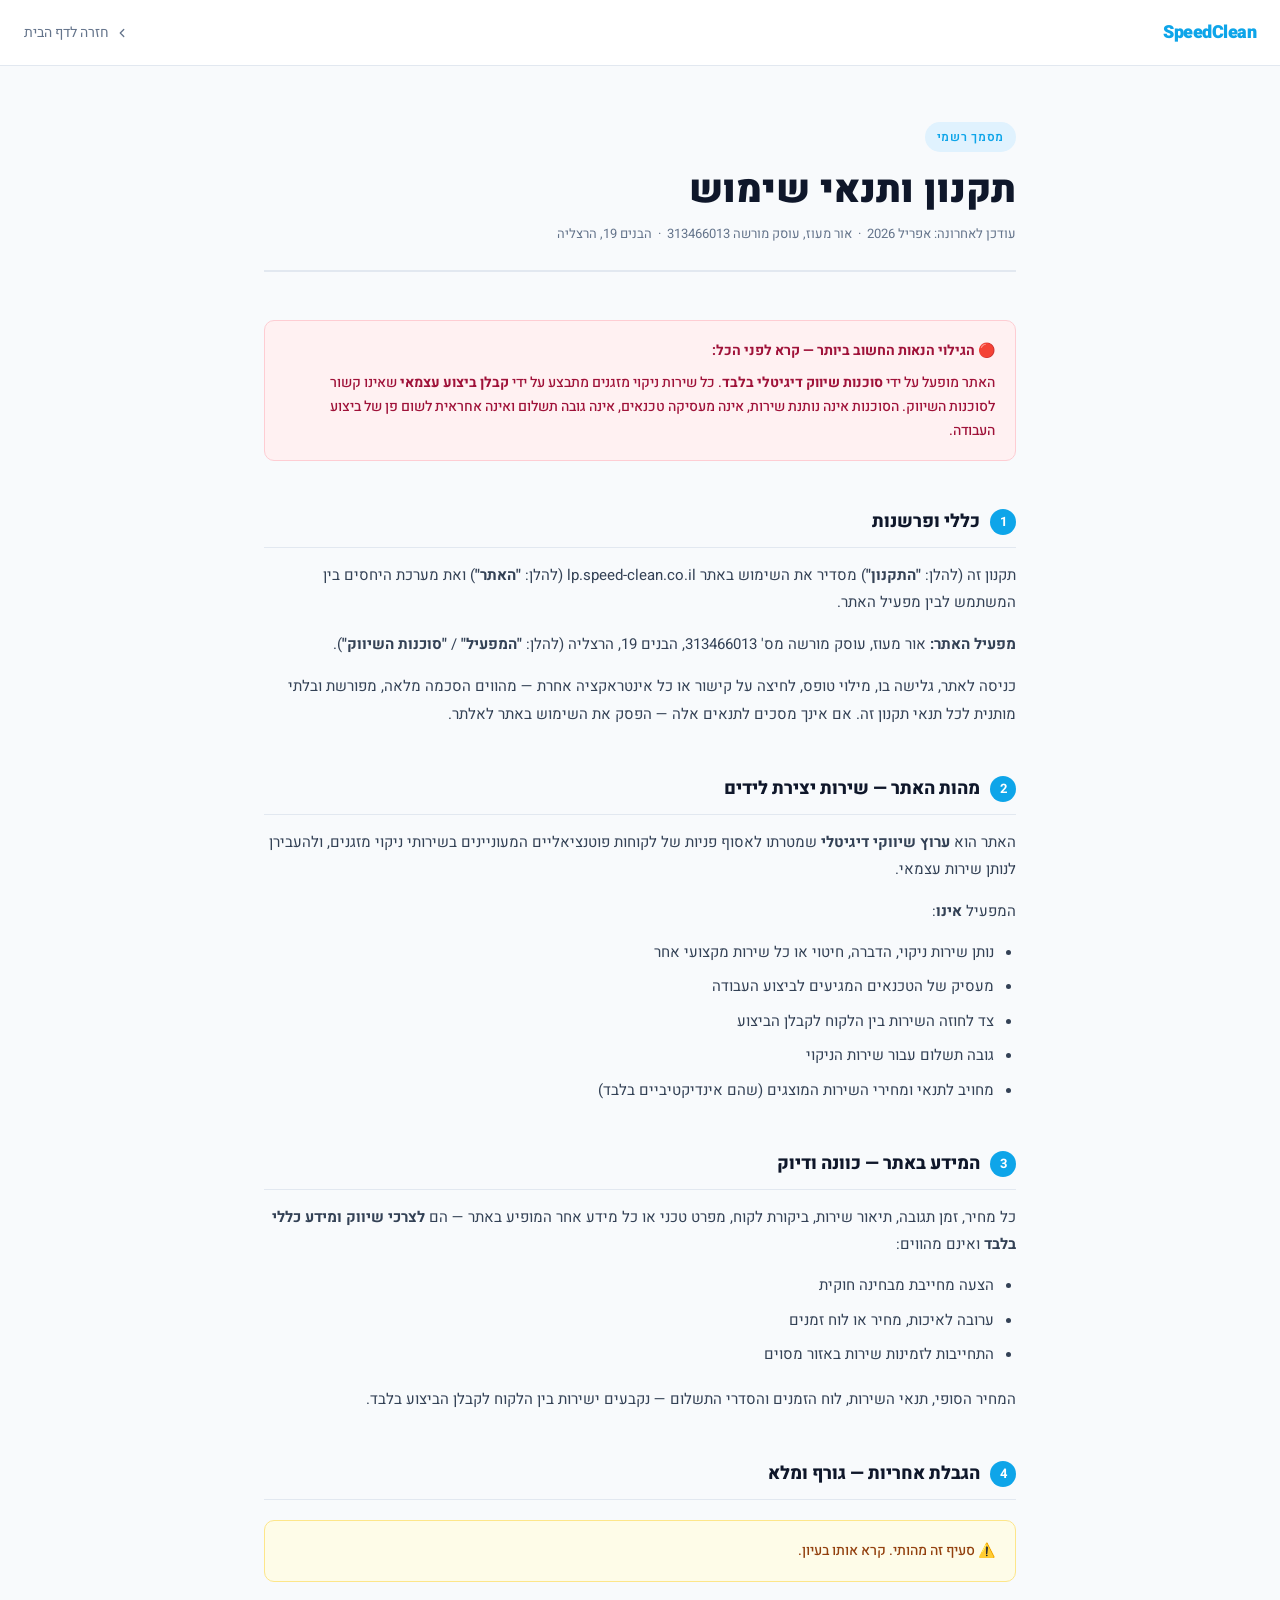
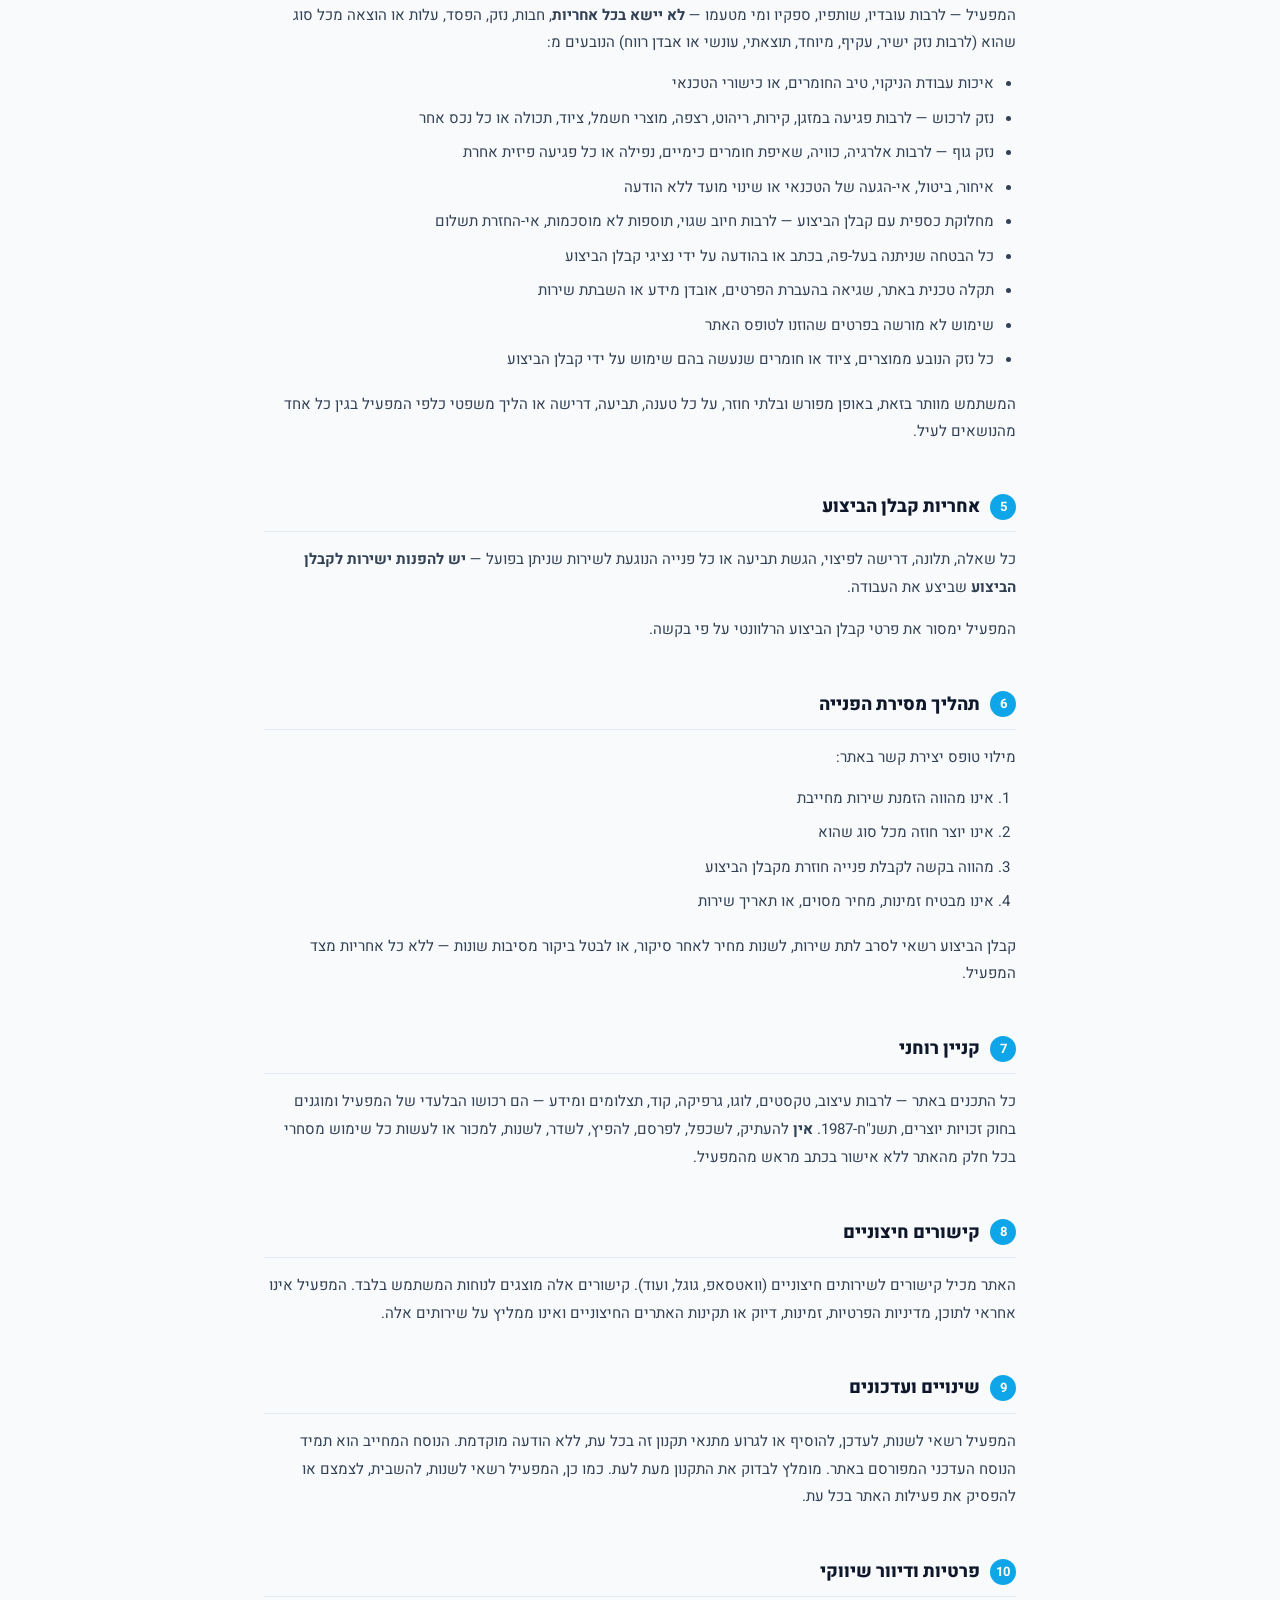
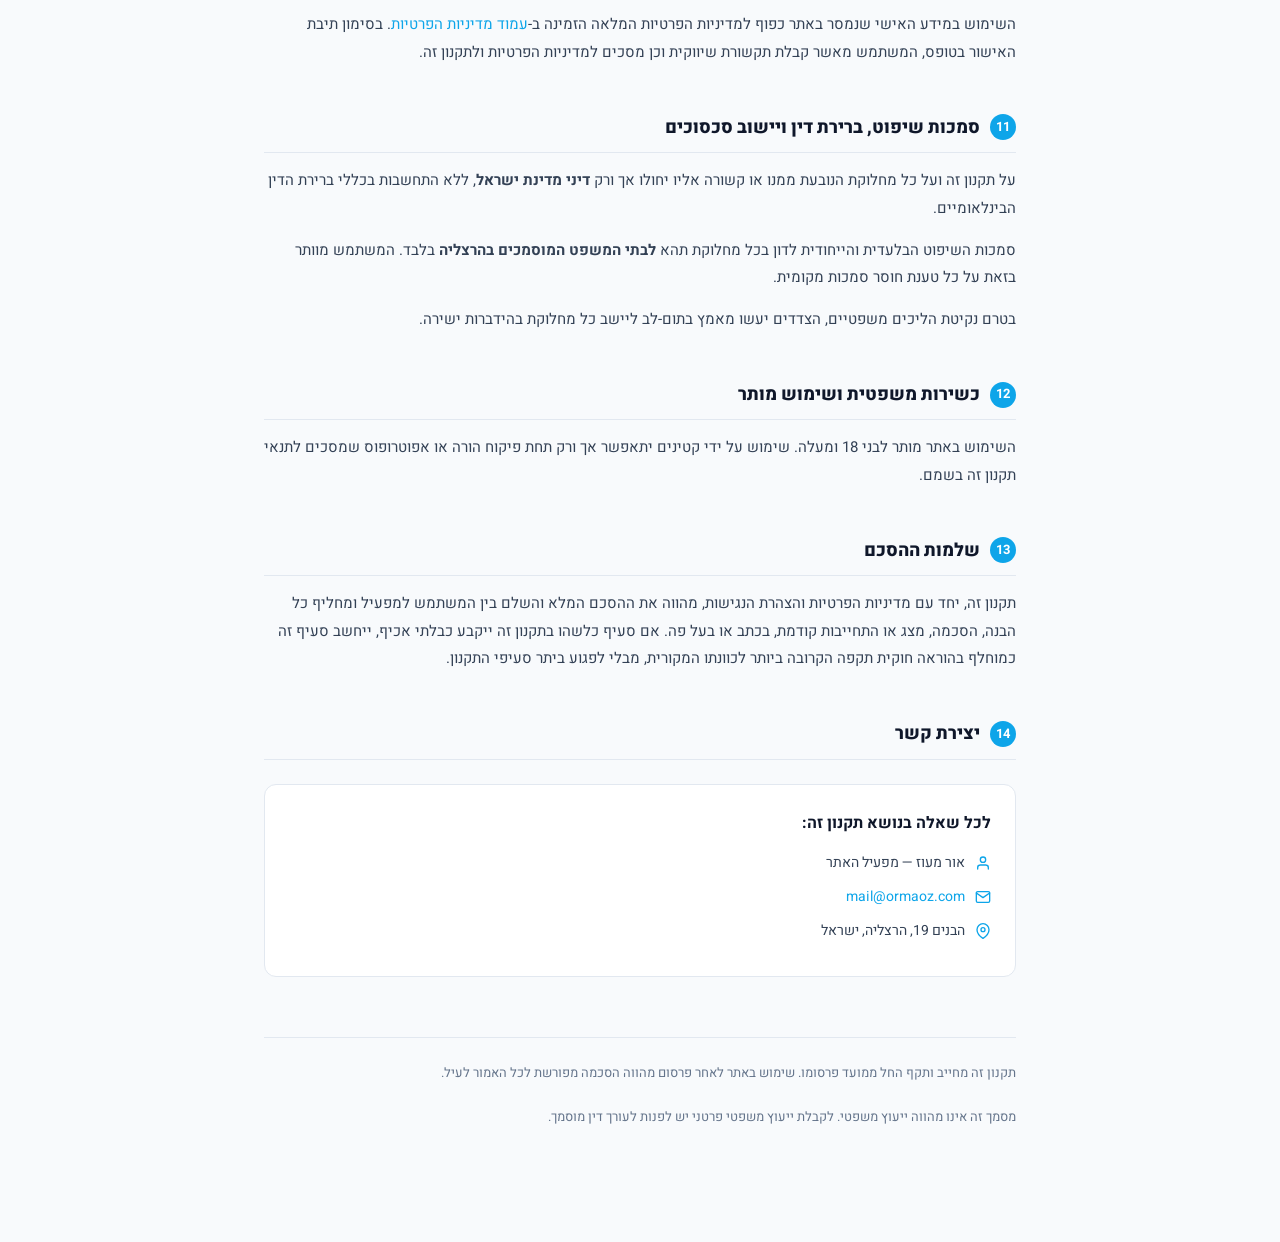
<file: funnel/funnel-01/terms.html>
<!DOCTYPE html>
<html lang="he" dir="rtl">
<head>
  <meta charset="UTF-8" />
  <meta name="viewport" content="width=device-width, initial-scale=1.0" />
  <title>תקנון ותנאי שימוש | ספיד קלין</title>
  <meta name="robots" content="noindex" />
  <link rel="preconnect" href="https://fonts.googleapis.com" />
  <link rel="preconnect" href="https://fonts.gstatic.com" crossorigin />
  <link href="https://fonts.googleapis.com/css2?family=Heebo:wght@300;400;500;700;900&display=swap" rel="stylesheet" />
  <style>
    *, *::before, *::after { box-sizing: border-box; margin: 0; padding: 0; }
    :root { --text: #0F172A; --muted: #64748B; --accent: #0EA5E9; --border: #E2E8F0; --bg: #F8FAFC; --surface: #fff; }
    body { font-family: 'Heebo', sans-serif; font-size: 16px; line-height: 1.85; color: var(--text); background: var(--bg); }
    a { color: var(--accent); text-decoration: none; }
    a:hover { text-decoration: underline; }
    .topbar { background: var(--surface); border-bottom: 1px solid var(--border); padding: 16px 24px; display: flex; align-items: center; justify-content: space-between; position: sticky; top: 0; z-index: 10; }
    .logo { font-size: 18px; font-weight: 900; letter-spacing: -.5px; }
    .logo .s { color: var(--accent); }
    .back { font-size: 14px; color: var(--muted); display: flex; align-items: center; gap: 6px; }
    .back:hover { color: var(--accent); }
    .wrap { max-width: 800px; margin: 0 auto; padding: 56px 24px 100px; }
    .doc-tag { display: inline-block; font-size: 12px; font-weight: 600; letter-spacing: .06em; color: var(--accent); background: #e0f2fe; padding: 4px 12px; border-radius: 100px; margin-bottom: 16px; }
    h1 { font-size: clamp(26px, 4vw, 38px); font-weight: 900; margin-bottom: 8px; line-height: 1.2; }
    .meta { font-size: 13px; color: var(--muted); margin-bottom: 48px; padding-bottom: 24px; border-bottom: 2px solid var(--border); }
    h2 { font-size: 18px; font-weight: 800; margin: 44px 0 14px; color: var(--text); padding-bottom: 8px; border-bottom: 1px solid var(--border); display: flex; align-items: center; gap: 10px; }
    .sec-num { display: inline-flex; align-items: center; justify-content: center; min-width: 26px; height: 26px; background: var(--accent); color: #fff; border-radius: 50%; font-size: 13px; font-weight: 700; flex-shrink: 0; }
    p { font-size: 15px; color: #334155; margin-bottom: 14px; }
    ul, ol { margin: 10px 0 18px 0; padding-right: 22px; }
    li { font-size: 15px; color: #334155; margin-bottom: 9px; line-height: 1.7; }
    .callout { border-radius: 10px; padding: 18px 20px; margin: 20px 0; }
    .callout-red { background: #fff1f2; border: 1px solid #fecdd3; }
    .callout-yellow { background: #fefce8; border: 1px solid #fde68a; }
    .callout-blue { background: #eff6ff; border: 1px solid #bfdbfe; }
    .callout p { margin: 0 0 8px; font-size: 14px; font-weight: 500; line-height: 1.7; }
    .callout p:last-child { margin: 0; }
    .callout-red p { color: #9f1239; }
    .callout-yellow p { color: #92400e; }
    .callout-blue p { color: #1e40af; }
    .contact-box { background: var(--surface); border: 1px solid var(--border); border-radius: 12px; padding: 24px; margin: 24px 0; }
    .contact-box h4 { font-size: 16px; font-weight: 700; margin-bottom: 12px; }
    .contact-row { display: flex; align-items: center; gap: 10px; font-size: 14px; color: #334155; margin-bottom: 8px; }
    .footer-note { margin-top: 60px; padding-top: 24px; border-top: 1px solid var(--border); font-size: 13px; color: var(--muted); line-height: 1.7; }
  </style>
</head>
<body>

  <div class="topbar">
    <a href="/" class="logo"><span class="s">Speed</span>Clean</a>
    <a href="/" class="back">
      <svg width="14" height="14" viewBox="0 0 24 24" fill="none" stroke="currentColor" stroke-width="2.2" stroke-linecap="round" stroke-linejoin="round"><polyline points="15 18 9 12 15 6"/></svg>
      חזרה לדף הבית
    </a>
  </div>

  <div class="wrap">
    <span class="doc-tag">מסמך רשמי</span>
    <h1>תקנון ותנאי שימוש</h1>
    <p class="meta">
      עודכן לאחרונה: אפריל 2026 &nbsp;·&nbsp;
      אור מעוז, עוסק מורשה 313466013 &nbsp;·&nbsp;
      הבנים 19, הרצליה
    </p>

    <div class="callout callout-red">
      <p>🔴 <strong>הגילוי הנאות החשוב ביותר — קרא לפני הכל:</strong></p>
      <p>האתר מופעל על ידי <strong>סוכנות שיווק דיגיטלי בלבד</strong>. כל שירות ניקוי מזגנים מתבצע על ידי <strong>קבלן ביצוע עצמאי</strong> שאינו קשור לסוכנות השיווק. הסוכנות אינה נותנת שירות, אינה מעסיקה טכנאים, אינה גובה תשלום ואינה אחראית לשום פן של ביצוע העבודה.</p>
    </div>

    <!-- 1 -->
    <h2><span class="sec-num">1</span> כללי ופרשנות</h2>
    <p>תקנון זה (להלן: <strong>"התקנון"</strong>) מסדיר את השימוש באתר lp.speed-clean.co.il (להלן: <strong>"האתר"</strong>) ואת מערכת היחסים בין המשתמש לבין מפעיל האתר.</p>
    <p><strong>מפעיל האתר:</strong> אור מעוז, עוסק מורשה מס' 313466013, הבנים 19, הרצליה (להלן: <strong>"המפעיל"</strong> / <strong>"סוכנות השיווק"</strong>).</p>
    <p>כניסה לאתר, גלישה בו, מילוי טופס, לחיצה על קישור או כל אינטראקציה אחרת — מהווים הסכמה מלאה, מפורשת ובלתי מותנית לכל תנאי תקנון זה. אם אינך מסכים לתנאים אלה — הפסק את השימוש באתר לאלתר.</p>

    <!-- 2 -->
    <h2><span class="sec-num">2</span> מהות האתר — שירות יצירת לידים</h2>
    <p>האתר הוא <strong>ערוץ שיווקי דיגיטלי</strong> שמטרתו לאסוף פניות של לקוחות פוטנציאליים המעוניינים בשירותי ניקוי מזגנים, ולהעבירן לנותן שירות עצמאי.</p>
    <p>המפעיל <strong>אינו</strong>:</p>
    <ul>
      <li>נותן שירות ניקוי, הדברה, חיטוי או כל שירות מקצועי אחר</li>
      <li>מעסיק של הטכנאים המגיעים לביצוע העבודה</li>
      <li>צד לחוזה השירות בין הלקוח לקבלן הביצוע</li>
      <li>גובה תשלום עבור שירות הניקוי</li>
      <li>מחויב לתנאי ומחירי השירות המוצגים (שהם אינדיקטיביים בלבד)</li>
    </ul>

    <!-- 3 -->
    <h2><span class="sec-num">3</span> המידע באתר — כוונה ודיוק</h2>
    <p>כל מחיר, זמן תגובה, תיאור שירות, ביקורת לקוח, מפרט טכני או כל מידע אחר המופיע באתר — הם <strong>לצרכי שיווק ומידע כללי בלבד</strong> ואינם מהווים:</p>
    <ul>
      <li>הצעה מחייבת מבחינה חוקית</li>
      <li>ערובה לאיכות, מחיר או לוח זמנים</li>
      <li>התחייבות לזמינות שירות באזור מסוים</li>
    </ul>
    <p>המחיר הסופי, תנאי השירות, לוח הזמנים והסדרי התשלום — נקבעים ישירות בין הלקוח לקבלן הביצוע בלבד.</p>

    <!-- 4 -->
    <h2><span class="sec-num">4</span> הגבלת אחריות — גורף ומלא</h2>
    <div class="callout callout-yellow">
      <p>⚠️ סעיף זה מהותי. קרא אותו בעיון.</p>
    </div>
    <p>המפעיל — לרבות עובדיו, שותפיו, ספקיו ומי מטעמו — <strong>לא יישא בכל אחריות</strong>, חבות, נזק, הפסד, עלות או הוצאה מכל סוג שהוא (לרבות נזק ישיר, עקיף, מיוחד, תוצאתי, עונשי או אבדן רווח) הנובעים מ:</p>
    <ul>
      <li>איכות עבודת הניקוי, טיב החומרים, או כישורי הטכנאי</li>
      <li>נזק לרכוש — לרבות פגיעה במזגן, קירות, ריהוט, רצפה, מוצרי חשמל, ציוד, תכולה או כל נכס אחר</li>
      <li>נזק גוף — לרבות אלרגיה, כוויה, שאיפת חומרים כימיים, נפילה או כל פגיעה פיזית אחרת</li>
      <li>איחור, ביטול, אי-הגעה של הטכנאי או שינוי מועד ללא הודעה</li>
      <li>מחלוקת כספית עם קבלן הביצוע — לרבות חיוב שגוי, תוספות לא מוסכמות, אי-החזרת תשלום</li>
      <li>כל הבטחה שניתנה בעל-פה, בכתב או בהודעה על ידי נציגי קבלן הביצוע</li>
      <li>תקלה טכנית באתר, שגיאה בהעברת הפרטים, אובדן מידע או השבתת שירות</li>
      <li>שימוש לא מורשה בפרטים שהוזנו לטופס האתר</li>
      <li>כל נזק הנובע ממוצרים, ציוד או חומרים שנעשה בהם שימוש על ידי קבלן הביצוע</li>
    </ul>
    <p>המשתמש מוותר בזאת, באופן מפורש ובלתי חוזר, על כל טענה, תביעה, דרישה או הליך משפטי כלפי המפעיל בגין כל אחד מהנושאים לעיל.</p>

    <!-- 5 -->
    <h2><span class="sec-num">5</span> אחריות קבלן הביצוע</h2>
    <p>כל שאלה, תלונה, דרישה לפיצוי, הגשת תביעה או כל פנייה הנוגעת לשירות שניתן בפועל — <strong>יש להפנות ישירות לקבלן הביצוע</strong> שביצע את העבודה.</p>
    <p>המפעיל ימסור את פרטי קבלן הביצוע הרלוונטי על פי בקשה.</p>

    <!-- 6 -->
    <h2><span class="sec-num">6</span> תהליך מסירת הפנייה</h2>
    <p>מילוי טופס יצירת קשר באתר:</p>
    <ol>
      <li>אינו מהווה הזמנת שירות מחייבת</li>
      <li>אינו יוצר חוזה מכל סוג שהוא</li>
      <li>מהווה בקשה לקבלת פנייה חוזרת מקבלן הביצוע</li>
      <li>אינו מבטיח זמינות, מחיר מסוים, או תאריך שירות</li>
    </ol>
    <p>קבלן הביצוע רשאי לסרב לתת שירות, לשנות מחיר לאחר סיקור, או לבטל ביקור מסיבות שונות — ללא כל אחריות מצד המפעיל.</p>

    <!-- 7 -->
    <h2><span class="sec-num">7</span> קניין רוחני</h2>
    <p>כל התכנים באתר — לרבות עיצוב, טקסטים, לוגו, גרפיקה, קוד, תצלומים ומידע — הם רכושו הבלעדי של המפעיל ומוגנים בחוק זכויות יוצרים, תשנ"ח-1987. <strong>אין</strong> להעתיק, לשכפל, לפרסם, להפיץ, לשדר, לשנות, למכור או לעשות כל שימוש מסחרי בכל חלק מהאתר ללא אישור בכתב מראש מהמפעיל.</p>

    <!-- 8 -->
    <h2><span class="sec-num">8</span> קישורים חיצוניים</h2>
    <p>האתר מכיל קישורים לשירותים חיצוניים (וואטסאפ, גוגל, ועוד). קישורים אלה מוצגים לנוחות המשתמש בלבד. המפעיל אינו אחראי לתוכן, מדיניות הפרטיות, זמינות, דיוק או תקינות האתרים החיצוניים ואינו ממליץ על שירותים אלה.</p>

    <!-- 9 -->
    <h2><span class="sec-num">9</span> שינויים ועדכונים</h2>
    <p>המפעיל רשאי לשנות, לעדכן, להוסיף או לגרוע מתנאי תקנון זה בכל עת, ללא הודעה מוקדמת. הנוסח המחייב הוא תמיד הנוסח העדכני המפורסם באתר. מומלץ לבדוק את התקנון מעת לעת. כמו כן, המפעיל רשאי לשנות, להשבית, לצמצם או להפסיק את פעילות האתר בכל עת.</p>

    <!-- 10 -->
    <h2><span class="sec-num">10</span> פרטיות ודיוור שיווקי</h2>
    <p>השימוש במידע האישי שנמסר באתר כפוף למדיניות הפרטיות המלאה הזמינה ב-<a href="/privacy">עמוד מדיניות הפרטיות</a>. בסימון תיבת האישור בטופס, המשתמש מאשר קבלת תקשורת שיווקית וכן מסכים למדיניות הפרטיות ולתקנון זה.</p>

    <!-- 11 -->
    <h2><span class="sec-num">11</span> סמכות שיפוט, ברירת דין ויישוב סכסוכים</h2>
    <p>על תקנון זה ועל כל מחלוקת הנובעת ממנו או קשורה אליו יחולו אך ורק <strong>דיני מדינת ישראל</strong>, ללא התחשבות בכללי ברירת הדין הבינלאומיים.</p>
    <p>סמכות השיפוט הבלעדית והייחודית לדון בכל מחלוקת תהא <strong>לבתי המשפט המוסמכים בהרצליה</strong> בלבד. המשתמש מוותר בזאת על כל טענת חוסר סמכות מקומית.</p>
    <p>בטרם נקיטת הליכים משפטיים, הצדדים יעשו מאמץ בתום-לב ליישב כל מחלוקת בהידברות ישירה.</p>

    <!-- 12 -->
    <h2><span class="sec-num">12</span> כשירות משפטית ושימוש מותר</h2>
    <p>השימוש באתר מותר לבני 18 ומעלה. שימוש על ידי קטינים יתאפשר אך ורק תחת פיקוח הורה או אפוטרופוס שמסכים לתנאי תקנון זה בשמם.</p>

    <!-- 13 -->
    <h2><span class="sec-num">13</span> שלמות ההסכם</h2>
    <p>תקנון זה, יחד עם מדיניות הפרטיות והצהרת הנגישות, מהווה את ההסכם המלא והשלם בין המשתמש למפעיל ומחליף כל הבנה, הסכמה, מצג או התחייבות קודמת, בכתב או בעל פה. אם סעיף כלשהו בתקנון זה ייקבע כבלתי אכיף, ייחשב סעיף זה כמוחלף בהוראה חוקית תקפה הקרובה ביותר לכוונתו המקורית, מבלי לפגוע ביתר סעיפי התקנון.</p>

    <!-- 14 -->
    <h2><span class="sec-num">14</span> יצירת קשר</h2>
    <div class="contact-box">
      <h4>לכל שאלה בנושא תקנון זה:</h4>
      <div class="contact-row">
        <svg width="16" height="16" viewBox="0 0 24 24" fill="none" stroke="#0EA5E9" stroke-width="2" stroke-linecap="round" stroke-linejoin="round"><path d="M20 21v-2a4 4 0 00-4-4H8a4 4 0 00-4 4v2"/><circle cx="12" cy="7" r="4"/></svg>
        אור מעוז — מפעיל האתר
      </div>
      <div class="contact-row">
        <svg width="16" height="16" viewBox="0 0 24 24" fill="none" stroke="#0EA5E9" stroke-width="2" stroke-linecap="round" stroke-linejoin="round"><path d="M4 4h16c1.1 0 2 .9 2 2v12c0 1.1-.9 2-2 2H4c-1.1 0-2-.9-2-2V6c0-1.1.9-2 2-2z"/><polyline points="22,6 12,13 2,6"/></svg>
        <a href="mailto:mail@ormaoz.com">mail@ormaoz.com</a>
      </div>
      <div class="contact-row">
        <svg width="16" height="16" viewBox="0 0 24 24" fill="none" stroke="#0EA5E9" stroke-width="2" stroke-linecap="round" stroke-linejoin="round"><path d="M21 10c0 7-9 13-9 13s-9-6-9-13a9 9 0 0118 0z"/><circle cx="12" cy="10" r="3"/></svg>
        הבנים 19, הרצליה, ישראל
      </div>
    </div>

    <p class="footer-note">
      תקנון זה מחייב ותקף החל ממועד פרסומו. שימוש באתר לאחר פרסום מהווה הסכמה מפורשת לכל האמור לעיל.<br/><br/>
      מסמך זה אינו מהווה ייעוץ משפטי. לקבלת ייעוץ משפטי פרטני יש לפנות לעורך דין מוסמך.
    </p>
  </div>
</body>
</html>
</file>
